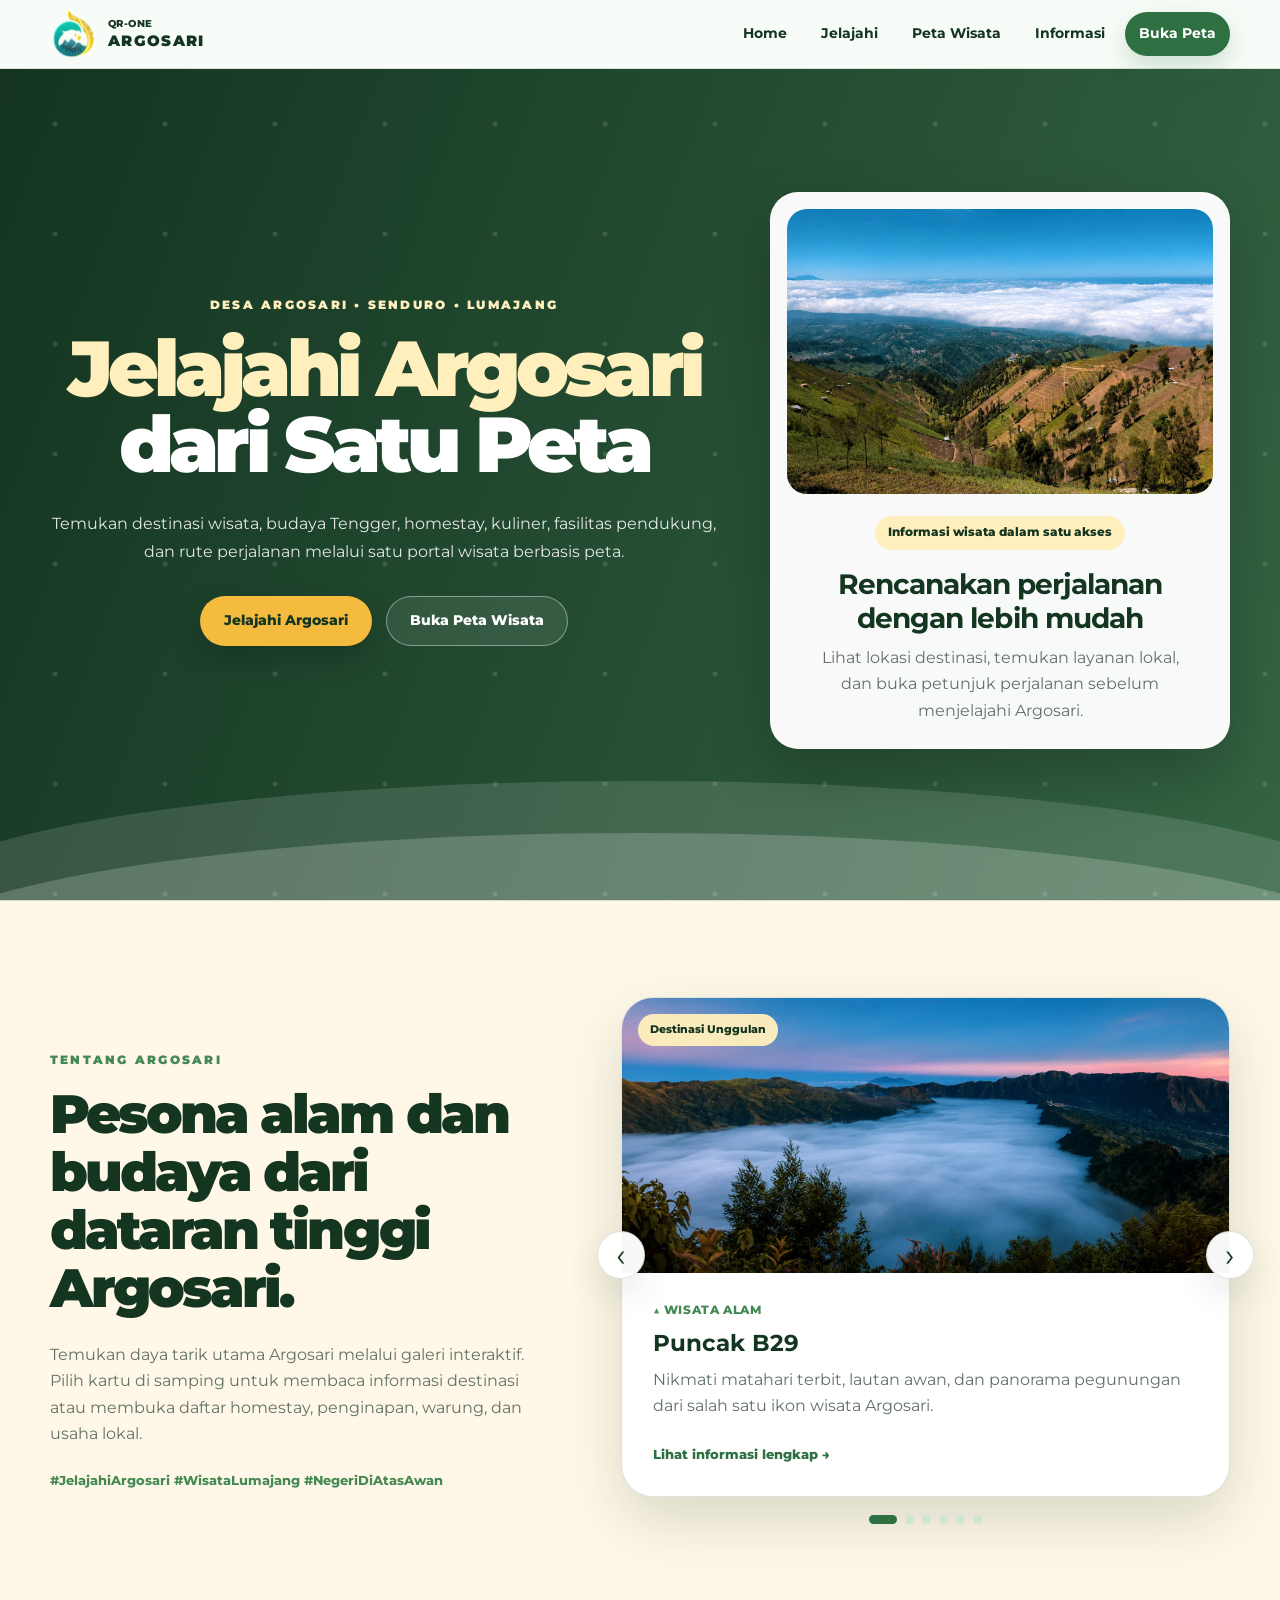
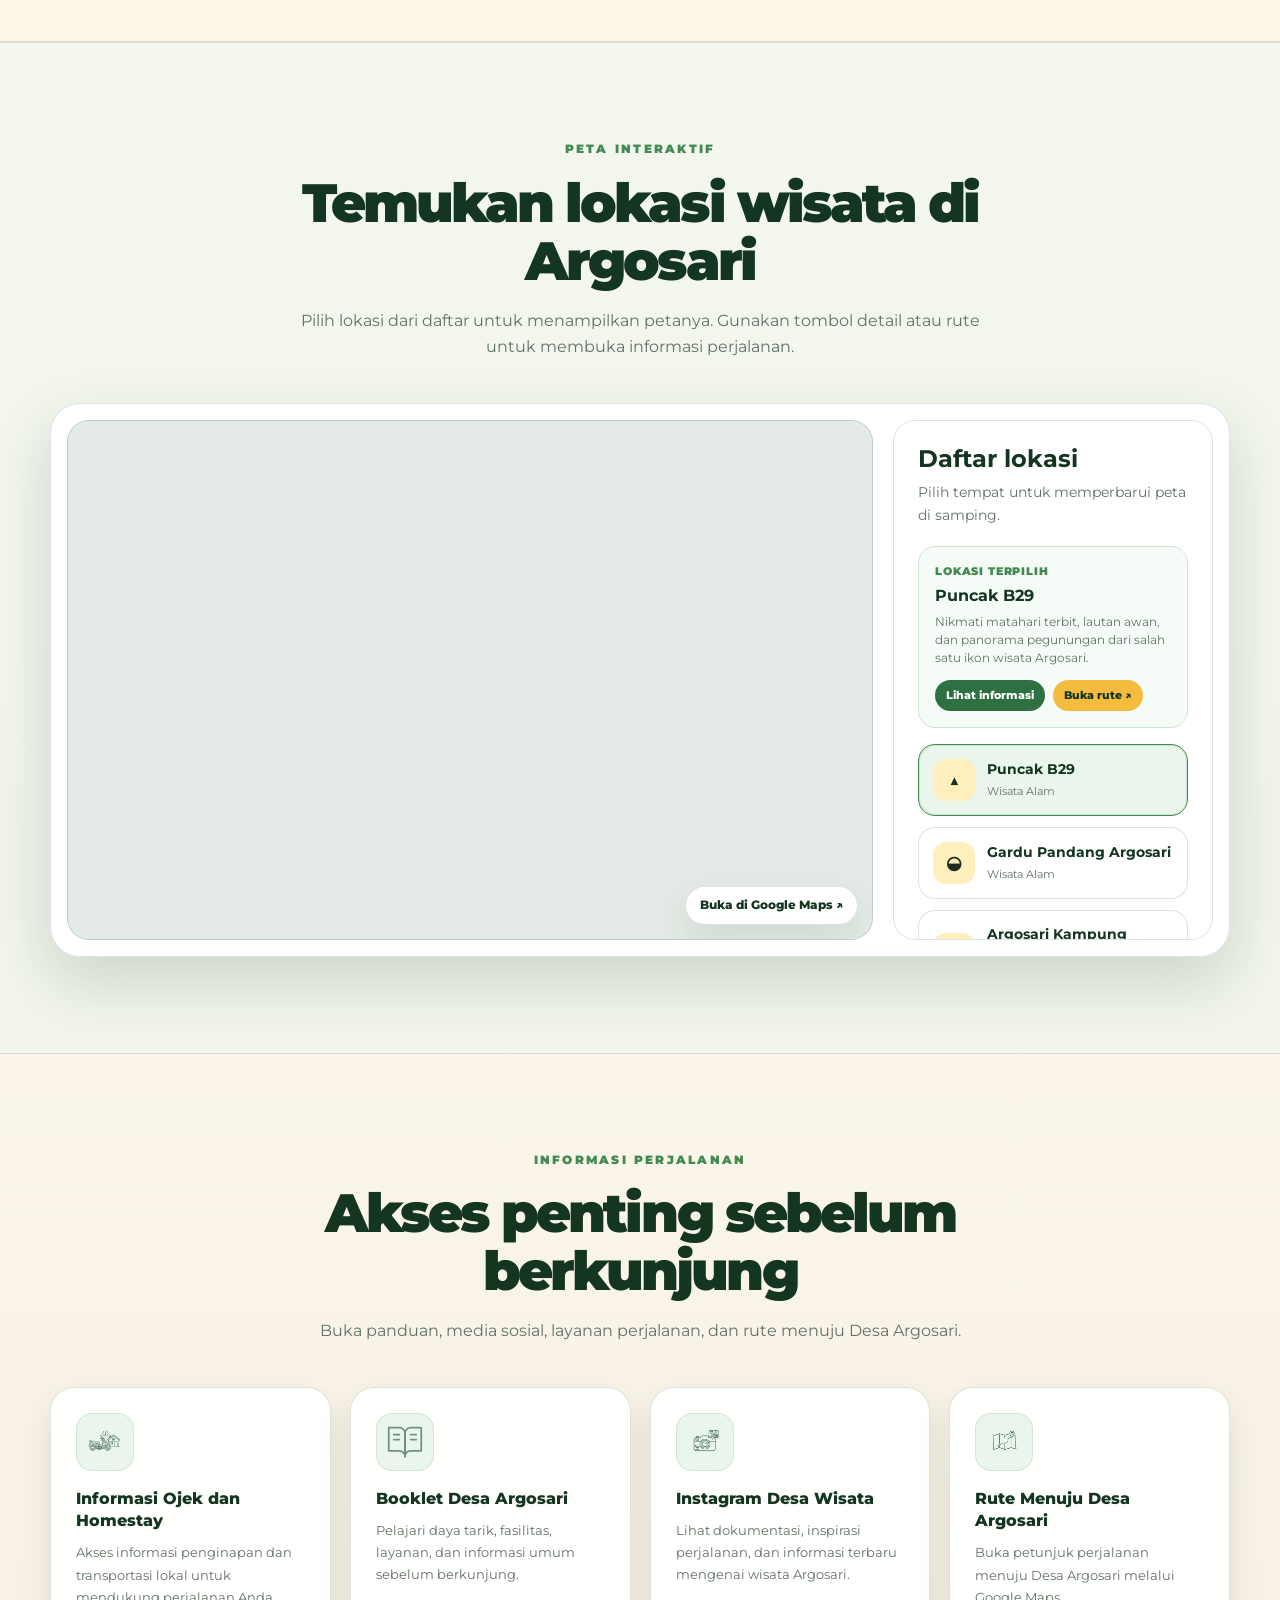
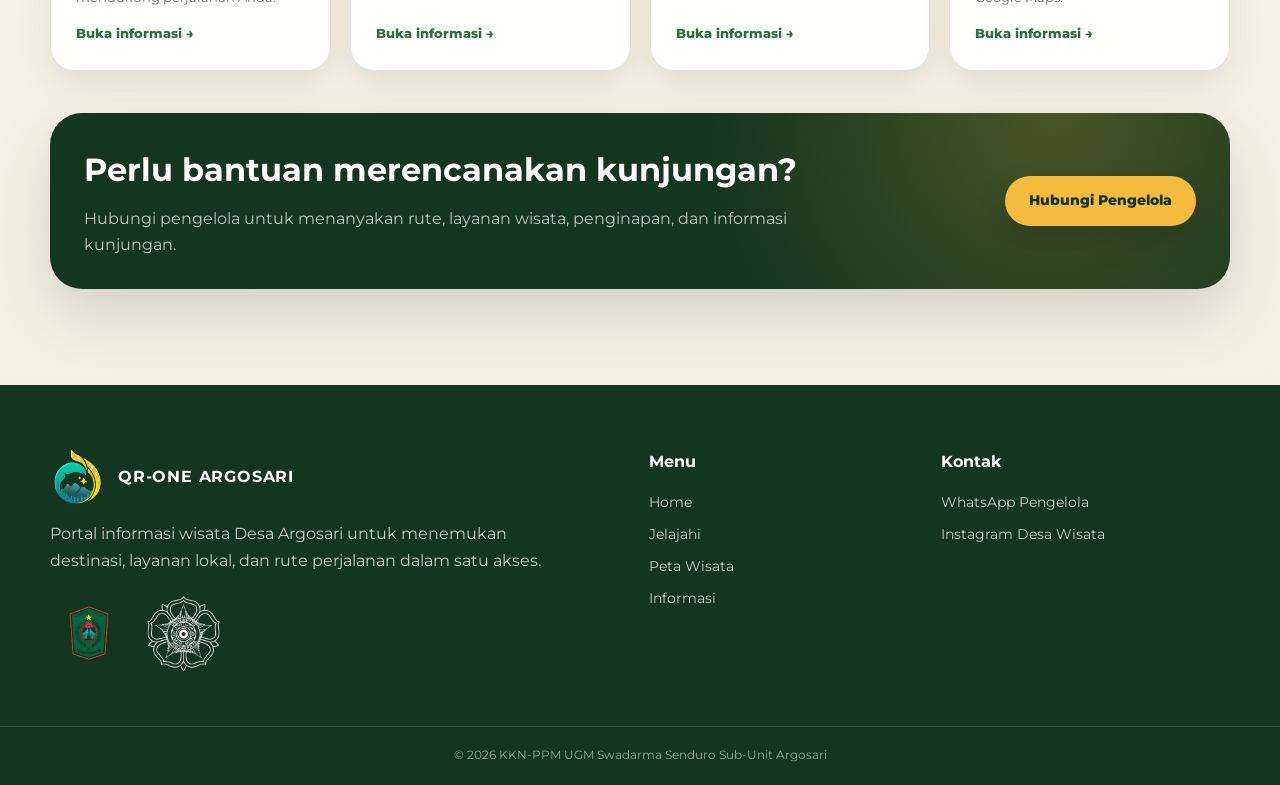
<file: index.html>
<!DOCTYPE html>

<html lang="id">
<head>
<meta charset="utf-8"/>
<meta content="width=device-width, initial-scale=1" name="viewport"/>
<title>
    QR-ONE ARGOSARI | Peta Wisata Desa Argosari
  </title>
<meta content="Jelajahi destinasi wisata, budaya Tengger, homestay, kuliner, fasilitas, dan rute perjalanan Desa Argosari melalui QR-ONE ARGOSARI." name="description"/>
<meta content="#173d26" name="theme-color"/>
<meta content="index, follow" name="robots"/>
<link href="https://swadarmasenduro2026.github.io/QR-ONE-ARGOSARI/" rel="canonical"/>
<!-- =====================================================
       OPEN GRAPH DAN MEDIA SOSIAL
  ====================================================== -->
<meta content="QR-ONE ARGOSARI | Peta Wisata Desa Argosari" property="og:title"/>
<meta content="Jelajahi Desa Argosari melalui peta wisata dan informasi perjalanan dalam satu akses." property="og:description"/>
<meta content="website" property="og:type"/>
<meta content="id_ID" property="og:locale"/>
<meta content="https://swadarmasenduro2026.github.io/QR-ONE-ARGOSARI/" property="og:url"/>
<meta content="https://swadarmasenduro2026.github.io/QR-ONE-ARGOSARI/assets/panorama_argosari.webp" property="og:image"/>
<meta content="image/webp" property="og:image:type"/>
<meta content="1200" property="og:image:width"/>
<meta content="750" property="og:image:height"/>
<meta content="Panorama dataran tinggi Desa Argosari" property="og:image:alt"/>
<meta content="summary_large_image" name="twitter:card"/>
<meta content="QR-ONE ARGOSARI" name="twitter:title"/>
<meta content="Peta wisata dan informasi perjalanan Desa Argosari dalam satu akses." name="twitter:description"/>
<meta content="https://swadarmasenduro2026.github.io/QR-ONE-ARGOSARI/assets/panorama_argosari.webp" name="twitter:image"/>
<!-- =====================================================
       FAVICON
  ====================================================== -->
<link href="./assets/Logo-KKN%20SS.png" rel="icon" type="image/png"/>
<!-- =====================================================
       FONT
  ====================================================== -->
<link href="https://fonts.googleapis.com" rel="preconnect"/>
<link crossorigin="" href="https://fonts.gstatic.com" rel="preconnect"/>
<link href="https://fonts.googleapis.com/css2?family=Montserrat:wght@400;500;600;700;800;900&amp;display=swap" rel="stylesheet"/>
<!-- =====================================================
       LEAFLET
  ====================================================== -->
<link href="https://unpkg.com" rel="preconnect"/>

<!--
    Nomor versi ditambahkan agar browser tidak memakai
    style.css lama dari cache.
  -->
<link href="./style.css?v=20260730-list-2" rel="stylesheet"/>
</head>
<body>
<a class="skip-link" href="#main">
    Lewati ke konten utama
  </a>
<!-- =====================================================
       HEADER
  ====================================================== -->
<header class="topbar" id="home">
<nav aria-label="Navigasi utama" class="navbar">
<a aria-label="Beranda QR-ONE Argosari" class="brand" href="./index.html">
<img alt="" height="48" src="./assets/Logo-KKN%20SS.png" width="48"/>
<span>
          QR-ONE
          <strong>ARGOSARI</strong>
</span>
</a>
<button aria-controls="navLinks" aria-expanded="false" aria-label="Buka menu navigasi" class="menu-toggle" type="button">
        ☰
      </button>
<div class="nav-links" id="navLinks">
<a href="#home">
          Home
        </a>
<a href="#jelajahi">
          Jelajahi
        </a>
<a href="#peta">
          Peta Wisata
        </a>
<a href="#informasi">
          Informasi
        </a>
<a class="nav-pill" href="#peta">
          Buka Peta
        </a>
</div>
</nav>
</header>
<!-- =====================================================
       KONTEN UTAMA
  ====================================================== -->
<main id="main">
<!-- ===================================================
         HERO
    ==================================================== -->
<section aria-labelledby="heroTitle" class="hero-section">
<div aria-hidden="true" class="hero-pattern"></div>
<div class="container hero-grid">
<div class="hero-content">
<p class="kicker">
            Desa Argosari • Senduro • Lumajang
          </p>
<h1 id="heroTitle">
<span>Jelajahi Argosari</span>
<br/>
            dari Satu Peta
          </h1>
<p class="hero-text">
            Temukan destinasi wisata, budaya Tengger,
            homestay, kuliner, fasilitas pendukung,
            dan rute perjalanan melalui satu portal
            wisata berbasis peta.
          </p>
<div class="hero-actions">
<a class="btn btn-primary" href="#jelajahi">
              Jelajahi Argosari
            </a>
<a class="btn btn-outline" href="#peta">
              Buka Peta Wisata
            </a>
</div>
</div>
<article aria-labelledby="heroCardTitle" class="hero-card">
<img alt="Panorama dataran tinggi Desa Argosari" decoding="async" fetchpriority="high" height="750" loading="eager" src="./assets/panorama_argosari.webp" width="1200"/>
<div class="hero-card-body">
<span class="chip">
              Informasi wisata dalam satu akses
            </span>
<h2 id="heroCardTitle">
              Rencanakan perjalanan dengan lebih mudah
            </h2>
<p>
              Lihat lokasi destinasi, temukan layanan lokal,
              dan buka petunjuk perjalanan sebelum
              menjelajahi Argosari.
            </p>
</div>
</article>
</div>
</section>
<!-- ===================================================
         JELAJAHI ARGOSARI
    ==================================================== -->
<section aria-labelledby="exploreTitle" class="explore-section" id="jelajahi">
<div class="container explore-layout">
<div class="section-copy">
<p class="section-label">
            Tentang Argosari
          </p>
<h2 id="exploreTitle">
            Pesona alam dan budaya dari dataran tinggi
            Argosari.
          </h2>
<p>
            Temukan daya tarik utama Argosari melalui
            galeri interaktif. Pilih kartu di samping
            untuk membaca informasi destinasi atau membuka
            daftar homestay, penginapan, warung, dan usaha
            lokal.
          </p>
<p class="hash">
            #JelajahiArgosari
            #WisataLumajang
            #NegeriDiAtasAwan
          </p>
</div>
<div aria-label="Pilihan destinasi dan layanan Argosari" class="explore-slider">
<button aria-label="Tampilkan pilihan sebelumnya" class="slider-btn prev" type="button">
            ‹
          </button>
<div aria-live="polite" class="slider-track" id="sliderTrack"></div>
<button aria-label="Tampilkan pilihan berikutnya" class="slider-btn next" type="button">
            ›
          </button>
<div aria-label="Navigasi galeri destinasi" class="slider-dots" id="sliderDots"></div>
</div>
</div>
</section>
<!-- ===================================================
         PETA INTERAKTIF
    ==================================================== -->
<section aria-labelledby="mapTitle" class="map-section" id="peta">
<div class="container">
<div class="section-head center">
<p class="section-label">
            Peta Interaktif
          </p>
<h2 id="mapTitle">
            Temukan lokasi wisata di Argosari
          </h2>
<p>Pilih lokasi dari daftar untuk menampilkan petanya. Gunakan tombol detail atau rute untuk membuka informasi perjalanan.</p>
</div>
<div class="map-layout">
<div class="map-box">
<iframe allowfullscreen="" class="map-frame" id="argosariMapFrame" loading="lazy" referrerpolicy="no-referrer-when-downgrade" src="https://www.google.com/maps?q=Desa%20Argosari%2C%20Senduro%2C%20Lumajang&amp;z=13&amp;output=embed" title="Peta Desa Argosari"></iframe>
<div aria-live="polite" class="map-loading" id="mapLoading">Memuat peta…</div>
<a class="map-fallback-link" href="https://www.google.com/maps/search/?api=1&amp;query=Desa+Argosari+Senduro+Lumajang" id="mapFallbackLink" rel="noopener noreferrer" target="_blank"> Buka di Google Maps ↗ </a>
</div>
<aside aria-labelledby="legendTitle" class="map-legend">
<div class="legend-head">
<h3 id="legendTitle">Daftar lokasi</h3>
<p>Pilih tempat untuk memperbarui peta di samping.</p>
</div>
<div aria-live="polite" class="map-selection">
<span>Lokasi terpilih</span>
<strong id="mapSelectedTitle">Desa Argosari</strong>
<p id="mapSelectedSummary">Pusat informasi wisata dan layanan perjalanan Desa Argosari.</p>
<div class="map-selection-actions">
<a href="./index.html#jelajahi" id="mapSelectedDetail">Lihat informasi</a>
<a href="https://www.google.com/maps/dir/?api=1&amp;destination=Desa+Argosari+Senduro+Lumajang" id="mapSelectedRoute" rel="noopener noreferrer" target="_blank">Buka rute ↗</a>
</div>
</div>
<div class="map-place-list" id="mapPlaceList"></div>
</aside>
</div>
</div>
</section>
<!-- ===================================================
         INFORMASI PERJALANAN
    ==================================================== -->
<section aria-labelledby="linksTitle" class="links-section" id="informasi">
<div class="container">
<div class="section-head center">
<p class="section-label">
            Informasi Perjalanan
          </p>
<h2 id="linksTitle">
            Akses penting sebelum berkunjung
          </h2>
<p>
            Buka panduan, media sosial, layanan perjalanan,
            dan rute menuju Desa Argosari.
          </p>
</div>
<div class="link-grid" id="importantLinks"></div>
<div class="cta-box">
<div>
<h3>
              Perlu bantuan merencanakan kunjungan?
            </h3>
<p>
              Hubungi pengelola untuk menanyakan rute,
              layanan wisata, penginapan, dan informasi
              kunjungan.
            </p>
</div>
<a class="btn btn-primary" href="#kontak" id="waUpdate" rel="noopener noreferrer" target="_blank">
            Hubungi Pengelola
          </a>
</div>
</div>
</section>
<noscript>
<div class="container noscript-message">
<p>
          JavaScript perlu diaktifkan agar galeri,
          peta, daftar lokasi, dan tautan informasi
          dapat ditampilkan.
        </p>
</div>
</noscript>
</main>
<!-- =====================================================
       FOOTER
  ====================================================== -->
<footer class="footer" id="kontak">
<div class="container footer-grid">
<div>
<div class="footer-brand">
<img alt="" class="footer-logo" height="56" loading="lazy" src="./assets/Logo-KKN%20SS.png" width="56"/>
<strong>
            QR-ONE ARGOSARI
          </strong>
</div>
<p>
          Portal informasi wisata Desa Argosari untuk
          menemukan destinasi, layanan lokal, dan rute
          perjalanan dalam satu akses.
        </p>
<div aria-label="Logo mitra dan pendukung" class="partner-logos">
<img alt="Logo Kabupaten Lumajang" height="52" loading="lazy" src="./assets/Logo-Lumajang.png" width="52"/>
<img alt="Logo Universitas Gadjah Mada" height="52" loading="lazy" src="./assets/UGMputih.png" width="52"/>
</div>
</div>
<div>
<h3>
          Menu
        </h3>
<a href="#home">
          Home
        </a>
<a href="#jelajahi">
          Jelajahi
        </a>
<a href="#peta">
          Peta Wisata
        </a>
<a href="#informasi">
          Informasi
        </a>
</div>
<div>
<h3>
          Kontak
        </h3>
<a href="#kontak" id="waFooter" rel="noopener noreferrer" target="_blank">
          WhatsApp Pengelola
        </a>
<a href="https://www.instagram.com/desawisataargosari/" rel="noopener noreferrer" target="_blank">
          Instagram Desa Wisata
        </a>
</div>
</div>
<p class="copyright">
      © 2026 KKN-PPM UGM Swadarma Senduro
      Sub-Unit Argosari
    </p>
</footer>
<!-- =====================================================
       NAVIGASI MOBILE
  ====================================================== -->
<nav aria-label="Navigasi cepat seluler" class="mobile-nav">
<a href="#home">
<span aria-hidden="true">⌂</span>
<span>Home</span>
</a>
<a href="#jelajahi">
<span aria-hidden="true">◇</span>
<span>Jelajahi</span>
</a>
<a href="#peta">
<span aria-hidden="true">⌖</span>
<span>Peta</span>
</a>
<a href="#kontak" id="waMobile" rel="noopener noreferrer" target="_blank">
<span aria-hidden="true">✆</span>
<span>Kontak</span>
</a>
</nav>
<!-- =====================================================
       JAVASCRIPT
  ====================================================== -->

<!--
    data.js harus dimuat sebelum script.js.
    Nomor versi mencegah browser memakai file lama.
  -->
<script src="./data.js?v=20260730-booklet-inline-1"></script>
<script src="./script.js?v=20260730-icon-5"></script>
</body>
</html>
</file>
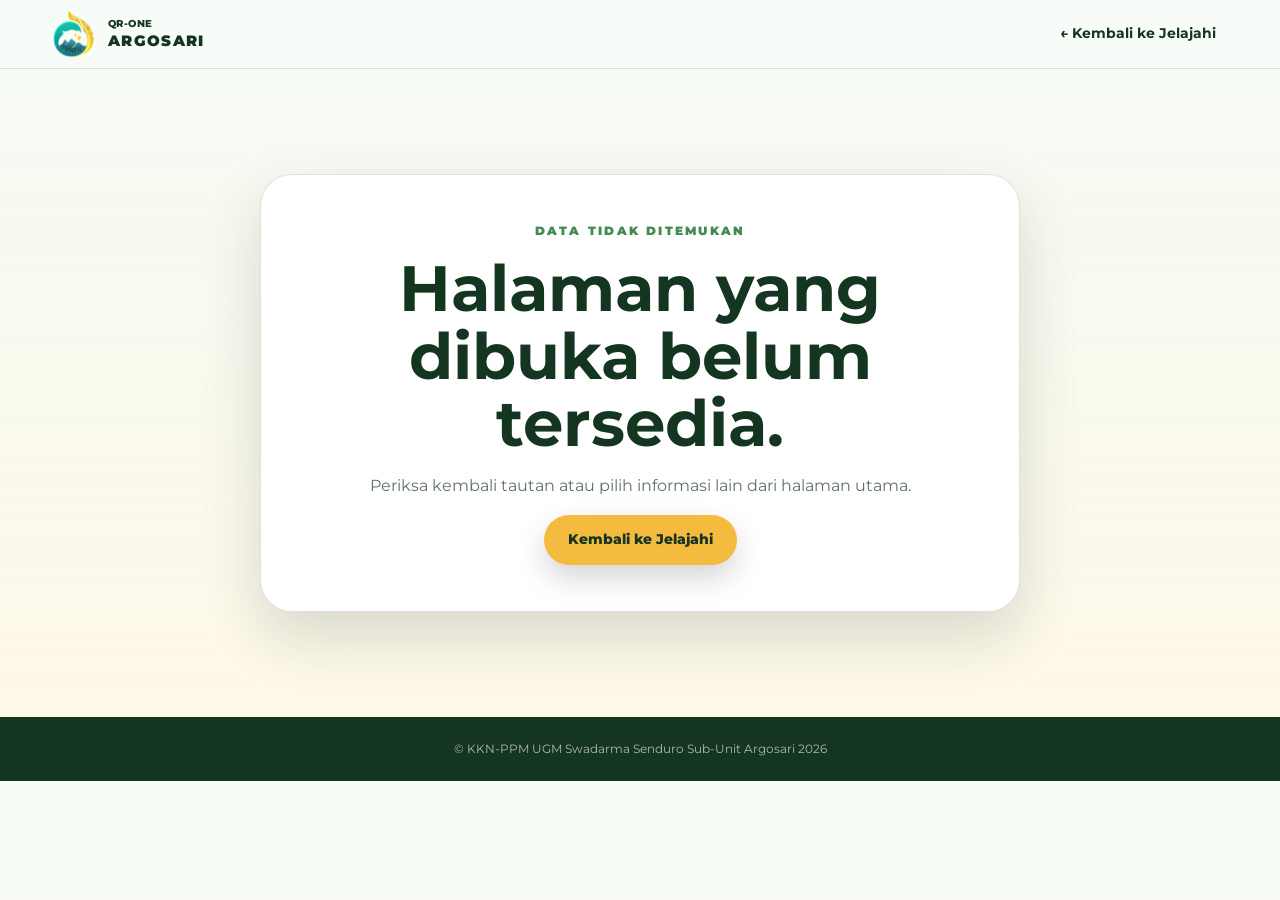
<file: detail.html>
<!DOCTYPE html>

<html lang="id">
<head>
<meta charset="utf-8"/>
<meta content="width=device-width, initial-scale=1" name="viewport"/>
<title>Informasi Wisata | QR-ONE ARGOSARI</title>
<meta content="Informasi destinasi dan layanan wisata Desa Argosari." id="detailMetaDescription" name="description"/>
<meta content="#173d26" name="theme-color"/>
<link href="./assets/Logo-KKN%20SS.png" rel="icon" type="image/png"/>
<link href="https://fonts.googleapis.com" rel="preconnect"/>
<link crossorigin="" href="https://fonts.gstatic.com" rel="preconnect"/>
<link href="https://fonts.googleapis.com/css2?family=Montserrat:wght@400;500;600;700;800;900&amp;display=swap" rel="stylesheet"/>

<link href="./style.css?v=20260730-list-2" rel="stylesheet"/>
</head>
<body class="detail-body">
<a class="skip-link" href="#detailRoot">Lewati ke informasi utama</a>
<header class="topbar">
<nav aria-label="Navigasi halaman informasi" class="navbar">
<a class="brand" href="./index.html">
<img alt="" height="48" src="./assets/Logo-KKN%20SS.png" width="48"/>
<span>QR-ONE<strong>ARGOSARI</strong></span>
</a>
<a class="back-link" href="./index.html#jelajahi">← Kembali ke Jelajahi</a>
</nav>
</header>
<main aria-live="polite" id="detailRoot"></main>
<footer class="detail-footer"><div class="container"><p>© KKN-PPM UGM Swadarma Senduro Sub-Unit Argosari 2026</p></div></footer>

<script src="./data.js?v=20260730-list-2"></script>
<script src="./detail.js?v=20260730-list-2"></script>
</body>
</html>
</file>
<file: style.css>
/* =========================================================
   QR-ONE ARGOSARI — STYLE UTAMA
========================================================= */

:root {
  --green-950: #14351f;
  --green-900: #1c472b;
  --green-800: #2f7042;
  --green-700: #448954;
  --green-200: #cfe5d3;
  --green-100: #eaf5ec;
  --green-50: #f5fbf6;
  --cream: #fff8e8;
  --cream-strong: #ffefbd;
  --gold: #f4bb3f;
  --gold-hover: #ffca5c;
  --text: #1d2b21;
  --muted: #627168;
  --white: #ffffff;
  --line: rgba(23, 61, 38, 0.14);
  --shadow: 0 24px 60px rgba(18, 52, 31, 0.16);
  --shadow-soft: 0 14px 34px rgba(18, 52, 31, 0.1);
  --radius-xl: 32px;
  --radius-lg: 24px;
  --radius-md: 16px;
  --container: 1180px;
  --font: "Montserrat", Arial, sans-serif;
}


/* =========================================================
   RESET
========================================================= */

*,
*::before,
*::after {
  box-sizing: border-box;
}

html {
  scroll-behavior: smooth;
  scroll-padding-top: 92px;
}

body {
  margin: 0;

  overflow-x: hidden;

  color: var(--text);

  font-family: var(--font);

  line-height: 1.65;

  background:
    linear-gradient(
      180deg,
      #f8fcf6 0%,
      #fffaf0 48%,
      #f3eddf 100%
    );
}

body.detail-body {
  background:
    linear-gradient(
      180deg,
      #f5fbf5 0%,
      #fff8e8 100%
    );
}

a {
  color: inherit;
  text-decoration: none;
}

img {
  display: block;
  max-width: 100%;
}

button,
input {
  font: inherit;
}

button,
a {
  -webkit-tap-highlight-color: transparent;
}

button:focus-visible,
a:focus-visible,
input:focus-visible {
  outline:
    3px solid
    rgba(244, 187, 63, 0.75);

  outline-offset: 3px;
}

.container {
  width:
    min(
      var(--container),
      calc(100% - 40px)
    );

  margin-inline: auto;
}

.skip-link {
  position: fixed;

  top: 10px;
  left: 10px;

  z-index: 9999;

  padding: 10px 14px;

  color: var(--white);
  background: var(--green-900);

  border-radius: 999px;

  transform: translateY(-160%);

  transition:
    transform 0.2s ease;
}

.skip-link:focus {
  transform: translateY(0);
}


/* =========================================================
   HEADER
========================================================= */

.topbar {
  position: sticky;

  top: 0;

  z-index: 1000;

  padding: 10px 0;

  background:
    rgba(248, 252, 248, 0.96);

  border-bottom:
    1px solid var(--line);

  backdrop-filter: blur(18px);
}

.navbar {
  width:
    min(
      var(--container),
      calc(100% - 40px)
    );

  margin-inline: auto;

  display: flex;

  align-items: center;

  justify-content: space-between;

  gap: 24px;
}

.brand {
  display: inline-flex;

  align-items: center;

  flex: 0 0 auto;

  gap: 10px;

  color: var(--green-950);

  line-height: 1;
}

.brand > img {
  width: 48px;
  height: 48px;

  flex: 0 0 48px;

  object-fit: contain;

  border-radius: 10px;
}

.brand > span {
  display: flex;

  flex-direction: column;

  gap: 5px;

  font-size: 0.62rem;
  font-weight: 800;

  letter-spacing: 0.05em;
}

.brand > span strong {
  font-size: 0.92rem;
  font-weight: 900;

  letter-spacing: 0.09em;
}

.nav-links {
  display: flex;

  align-items: center;

  gap: 6px;
}

.nav-links a,
.back-link {
  padding: 10px 14px;

  color: var(--green-950);

  font-size: 0.9rem;
  font-weight: 700;

  border-radius: 999px;

  transition:
    color 0.2s ease,
    background-color 0.2s ease,
    transform 0.2s ease;
}

.nav-links a:hover,
.back-link:hover {
  color: var(--green-800);

  background: var(--green-100);
}

.nav-links .nav-pill {
  color: var(--white);

  background: var(--green-800);

  box-shadow:
    0 10px 24px
    rgba(47, 112, 66, 0.22);
}

.nav-links .nav-pill:hover {
  color: var(--green-950);

  background: var(--gold);

  transform: translateY(-1px);
}

.menu-toggle {
  display: none;

  width: 46px;
  height: 46px;

  border: 0;

  color: var(--green-950);
  background: var(--green-100);

  border-radius: 14px;

  font-size: 1.35rem;

  cursor: pointer;
}


/* =========================================================
   HERO
========================================================= */

.hero-section {
  position: relative;

  min-height:
    calc(100svh - 69px);

  display: grid;

  align-items: center;

  overflow: hidden;

  color: var(--white);

  background:
    linear-gradient(
      110deg,
      rgba(15, 48, 28, 0.98),
      rgba(31, 84, 48, 0.9)
    );
}

.hero-section::before,
.hero-section::after {
  content: "";

  position: absolute;

  right: -8%;
  bottom: -126px;
  left: -8%;

  height: 245px;

  background:
    rgba(255, 255, 255, 0.13);

  border-radius:
    50% 50% 0 0;
}

.hero-section::after {
  bottom: -178px;

  background:
    rgba(255, 255, 255, 0.19);
}

.hero-pattern {
  position: absolute;

  inset: 0;

  background-image:
    radial-gradient(
      circle,
      rgba(255, 255, 255, 0.13) 0 2px,
      transparent 3px
    );

  background-size:
    110px 110px;

  pointer-events: none;
}

.hero-grid {
  position: relative;

  z-index: 1;

  display: grid;

  grid-template-columns:
    minmax(0, 1.15fr)
    minmax(340px, 460px);

  align-items: center;

  gap: 52px;

  padding:
    72px 0 100px;
}

.hero-content {
  min-width: 0;

  text-align: center;
}

.kicker,
.section-label {
  margin:
    0 0 14px;

  color: var(--cream-strong);

  font-size: 0.78rem;
  font-weight: 900;

  letter-spacing: 0.18em;

  text-transform: uppercase;
}

.section-label {
  color: var(--green-700);
}

.hero-content h1,
.detail-hero h1,
.directory-hero h1 {
  max-width: 760px;

  margin:
    0 auto;

  font-size:
    clamp(
      3rem,
      6.1vw,
      5.5rem
    );

  font-weight: 900;

  line-height: 0.98;

  letter-spacing: -0.06em;
}

.hero-content h1 span {
  color: var(--cream-strong);
}

.hero-text {
  max-width: 680px;

  margin:
    26px auto 0;

  color:
    rgba(255, 255, 255, 0.87);

  font-size: 1.02rem;

  line-height: 1.75;
}

.hero-actions {
  display: flex;

  flex-wrap: wrap;

  justify-content: center;

  gap: 14px;

  margin-top: 30px;
}

.btn {
  min-height: 50px;

  padding:
    0 23px;

  display: inline-flex;

  align-items: center;

  justify-content: center;

  gap: 8px;

  border:
    1px solid transparent;

  border-radius: 999px;

  font-size: 0.9rem;
  font-weight: 800;

  text-align: center;

  cursor: pointer;

  transition:
    transform 0.2s ease,
    box-shadow 0.2s ease,
    background-color 0.2s ease;
}

.btn:hover {
  transform: translateY(-2px);
}

.btn-primary {
  color: var(--green-950);

  background: var(--gold);

  box-shadow:
    0 13px 30px
    rgba(0, 0, 0, 0.17);
}

.btn-primary:hover {
  background: var(--gold-hover);
}

.btn-outline {
  color: var(--white);

  border-color:
    rgba(255, 255, 255, 0.42);

  background:
    rgba(255, 255, 255, 0.09);
}

.btn-outline:hover {
  background:
    rgba(255, 255, 255, 0.17);
}

.btn-soft {
  color: var(--green-950);

  background: var(--green-100);
}

.btn-soft:hover {
  background: var(--green-200);
}

.btn.full {
  width: 100%;
}

.hero-card {
  width: 100%;
  max-width: 460px;

  justify-self: end;

  padding: 16px;

  overflow: hidden;

  color: var(--text);

  background:
    rgba(255, 255, 255, 0.97);

  border:
    1px solid
    rgba(255, 255, 255, 0.58);

  border-radius: 28px;

  box-shadow:
    0 26px 60px
    rgba(0, 0, 0, 0.22);
}

.hero-card > img {
  width: 100%;
  height: 285px;

  object-fit: cover;
  object-position: center;

  background: var(--cream);

  border-radius: 20px;
}

.hero-card-body {
  padding:
    22px 10px 8px;

  text-align: center;
}

.chip {
  min-height: 34px;

  padding:
    7px 13px;

  display: inline-flex;

  align-items: center;

  color: var(--green-950);
  background: var(--cream-strong);

  border-radius: 999px;

  font-size: 0.72rem;
  font-weight: 800;
}

.hero-card h2 {
  margin:
    17px 0 9px;

  color: var(--green-950);

  font-size:
    clamp(
      1.45rem,
      2.2vw,
      2rem
    );

  line-height: 1.23;

  letter-spacing: -0.035em;
}

.hero-card p {
  max-width: 390px;

  margin:
    0 auto;

  color: var(--muted);
}


/* =========================================================
   EXPLORE SECTION
========================================================= */

.explore-section,
.map-section,
.links-section,
.detail-content-section,
.directory-section {
  padding:
    96px 0;
}

.explore-section {
  background: var(--cream);

  border-block:
    1px solid var(--line);
}

.explore-layout {
  display: grid;

  grid-template-columns:
    minmax(0, 0.9fr)
    minmax(440px, 1.1fr);

  align-items: center;

  gap: 72px;
}

.section-copy h2,
.section-head h2,
.directory-heading h2,
.detail-main-card h2,
.detail-side-card h2 {
  margin: 0;

  color: var(--green-950);

  font-size:
    clamp(
      2rem,
      4.2vw,
      3.7rem
    );

  font-weight: 900;

  line-height: 1.08;

  letter-spacing: -0.055em;
}

.section-copy > p:not(.section-label):not(.hash),
.section-head > p:not(.section-label),
.directory-heading > p:not(.section-label) {
  color: var(--muted);

  font-size: 1rem;
}

.section-copy > p:not(.section-label):not(.hash) {
  margin:
    25px 0 0;
}

.hash {
  margin:
    23px 0 0;

  color: var(--green-700);

  font-size: 0.82rem;
  font-weight: 750;
}

.explore-slider {
  position: relative;

  min-width: 0;
}

.slider-track {
  min-height: 500px;
}

.explore-card {
  min-height: 500px;

  display: grid;

  grid-template-rows:
    275px 1fr;

  overflow: hidden;

  background: var(--white);

  border:
    1px solid var(--line);

  border-radius: var(--radius-xl);

  box-shadow: var(--shadow);

  transition:
    transform 0.2s ease,
    box-shadow 0.2s ease;
}

.explore-card:hover {
  transform: translateY(-4px);

  box-shadow:
    0 30px 70px
    rgba(18, 52, 31, 0.2);
}

.explore-image {
  position: relative;

  overflow: hidden;

  background: var(--green-100);
}

.explore-image img {
  width: 100%;
  height: 275px;

  object-fit: cover;

  transition:
    transform 0.45s ease;
}

.explore-card:hover
.explore-image img {
  transform: scale(1.025);
}

.explore-badge {
  position: absolute;

  top: 16px;
  left: 16px;

  max-width:
    calc(100% - 32px);

  padding:
    7px 12px;

  color: var(--green-950);
  background:
    rgba(255, 239, 189, 0.96);

  border-radius: 999px;

  font-size: 0.68rem;
  font-weight: 800;
}

.explore-content {
  padding:
    27px 31px 30px;

  display: flex;

  flex-direction: column;
}

.explore-category {
  color: var(--green-700);

  font-size: 0.76rem;
  font-weight: 800;

  letter-spacing: 0.05em;

  text-transform: uppercase;
}

.explore-content h3 {
  margin:
    9px 0;

  color: var(--green-950);

  font-size: 1.45rem;

  line-height: 1.25;
}

.explore-content p {
  margin: 0;

  color: var(--muted);
}

.explore-action {
  margin-top: auto;

  padding-top: 18px;

  color: var(--green-800);

  font-size: 0.82rem;
  font-weight: 800;
}

.slider-btn {
  position: absolute;

  top: 47%;

  z-index: 2;

  width: 48px;
  height: 48px;

  border:
    1px solid var(--line);

  color: var(--green-950);
  background:
    rgba(255, 255, 255, 0.97);

  border-radius: 50%;

  box-shadow: var(--shadow-soft);

  font-size: 2rem;

  line-height: 1;

  cursor: pointer;

  transform: translateY(-50%);

  transition:
    background-color 0.2s ease,
    transform 0.2s ease;
}

.slider-btn:hover {
  background: var(--gold);
}

.slider-btn.prev {
  left: -24px;
}

.slider-btn.next {
  right: -24px;
}

.slider-dots {
  min-height: 30px;

  margin-top: 18px;

  display: flex;

  justify-content: center;

  gap: 8px;
}

.slider-dot {
  width: 9px;
  height: 9px;

  padding: 0;

  border: 0;

  border-radius: 50%;

  background: var(--green-200);

  cursor: pointer;

  transition:
    width 0.2s ease,
    background-color 0.2s ease;
}

.slider-dot.active {
  width: 28px;

  border-radius: 999px;

  background: var(--green-800);
}


/* =========================================================
   SECTION HEADINGS
========================================================= */

.section-head {
  max-width: 790px;

  margin:
    0 auto 42px;
}

.section-head.center {
  text-align: center;
}

.section-head > p:not(.section-label) {
  max-width: 700px;

  margin:
    18px auto 0;
}


/* =========================================================
   MAP — LEAFLET SAFE
========================================================= */

.map-section {
  background:
    rgba(234, 245, 236, 0.56);

  border-block:
    1px solid var(--line);
}

.map-layout {
  width: 100%;
  min-width: 0;

  display: grid;

  grid-template-columns:
    minmax(0, 1fr)
    minmax(280px, 320px);

  align-items: stretch;

  gap: 20px;

  padding: 16px;

  background:
    rgba(255, 255, 255, 0.96);

  border:
    1px solid var(--line);

  border-radius: 30px;

  box-shadow: var(--shadow);
}

.map-layout > * {
  min-width: 0;
}

.map-box {
  position: relative;

  width: 100%;
  min-width: 0;
  height: 520px;

  overflow: hidden;

  isolation: isolate;

  background: #e4ebe6;

  border:
    1px solid
    rgba(23, 61, 38, 0.18);

  border-radius: 22px;
}

#argosariMap {
  position: absolute;

  inset: 0;

  z-index: 1;

  width: 100%;
  height: 100%;

  min-width: 0;
  min-height: 0;

  margin: 0;
  padding: 0;

  overflow: hidden;

  background: #e4ebe6;

  outline: none;
}

.map-legend {
  width: 100%;
  min-width: 0;
  height: 520px;

  padding: 24px;

  overflow-x: hidden;
  overflow-y: auto;

  color: var(--text);

  background: var(--white);

  border:
    1px solid var(--line);

  border-radius: 22px;

  scrollbar-width: thin;
}

.legend-head h3 {
  margin: 0;

  color: var(--green-950);

  font-size: 1.5rem;

  line-height: 1.2;
}

.legend-head p {
  margin:
    8px 0 20px;

  color: var(--muted);

  font-size: 0.85rem;
}

.map-place-list {
  display: grid;

  gap: 11px;
}

.map-place-button {
  width: 100%;

  padding: 14px;

  display: grid;

  grid-template-columns:
    42px minmax(0, 1fr);

  align-items: center;

  gap: 12px;

  border:
    1px solid var(--line);

  color: var(--text);
  background: var(--white);

  border-radius: 17px;

  text-align: left;

  cursor: pointer;

  transition:
    background-color 0.2s ease,
    border-color 0.2s ease,
    transform 0.2s ease;
}

.map-place-button:hover {
  background: var(--green-100);

  border-color: var(--green-700);

  transform: translateY(-1px);
}

.map-place-icon {
  width: 42px;
  height: 42px;

  display: grid;

  place-items: center;

  background: var(--cream-strong);

  border-radius: 13px;

  font-size: 1.15rem;
  font-weight: 900;
}

.map-place-button strong {
  display: block;

  color: var(--green-950);

  font-size: 0.85rem;

  line-height: 1.35;
}

.map-place-button small {
  display: block;

  margin-top: 3px;

  color: var(--muted);

  font-size: 0.7rem;
}

.map-error {
  position: absolute;

  inset: 0;

  z-index: 1000;

  padding: 28px;

  display: grid;

  place-items: center;

  color: var(--green-950);
  background: #e4ebe6;

  text-align: center;

  font-weight: 700;
}

.map-error[hidden] {
  display: none !important;
}

.map-popup {
  min-width: 210px;

  font-family: var(--font);
}

.map-popup strong {
  color: var(--green-950);

  font-size: 0.92rem;
}

.map-popup p {
  margin:
    7px 0 12px;

  color: var(--muted);

  font-size: 0.76rem;

  line-height: 1.55;
}

.map-popup-actions {
  display: flex;

  flex-wrap: wrap;

  gap: 8px;
}

.map-popup-actions a {
  padding:
    7px 12px;

  color: var(--white);
  background: var(--green-800);

  border-radius: 999px;

  font-size: 0.68rem;
  font-weight: 800;
}

.map-popup-actions a:last-child {
  color: var(--green-950);

  background: var(--gold);
}


/*
  Reset wajib untuk Leaflet.
  Aturan img global dapat mengecilkan tile peta.
*/

.leaflet-container {
  position: relative;

  width: 100%;
  height: 100%;

  overflow: hidden;

  font-family: var(--font);

  background: #e4ebe6;

  outline: none;

  -webkit-tap-highlight-color: transparent;
}

.leaflet-container img,
.leaflet-container .leaflet-tile,
.leaflet-container .leaflet-marker-icon,
.leaflet-container .leaflet-marker-shadow,
.leaflet-container .leaflet-image-layer {
  max-width: none !important;
  max-height: none !important;
}

.leaflet-container .leaflet-tile {
  width: 256px !important;
  height: 256px !important;

  margin: 0 !important;
  padding: 0 !important;

  border: 0 !important;
  border-radius: 0 !important;

  box-shadow: none !important;

  object-fit: fill !important;

  image-rendering: auto;
}

.leaflet-container .leaflet-marker-icon,
.leaflet-container .leaflet-marker-shadow {
  padding: 0;

  border: 0;
  border-radius: 0;
}

.leaflet-tile-container {
  will-change: transform;
}

.leaflet-control-zoom {
  overflow: hidden;

  border: 0 !important;

  border-radius: 9px !important;

  box-shadow:
    0 5px 16px
    rgba(18, 52, 31, 0.18) !important;
}

.leaflet-control-zoom a {
  color: var(--green-950) !important;
}

.leaflet-control-attribution {
  max-width: 290px;

  font-size: 9px;
}

.leaflet-popup-content-wrapper {
  border-radius: 15px;

  box-shadow:
    0 14px 34px
    rgba(22, 50, 31, 0.2);
}


/* =========================================================
   INFORMATION CARDS
========================================================= */

.links-section {
  padding-top: 96px;
}

.link-grid {
  display: grid;

  grid-template-columns:
    repeat(
      4,
      minmax(0, 1fr)
    );

  gap: 19px;
}

.info-link {
  min-width: 0;
  min-height: 245px;

  padding: 25px;

  display: flex;

  flex-direction: column;

  color: var(--text);

  background:
    rgba(255, 255, 255, 0.94);

  border:
    1px solid var(--line);

  border-radius: var(--radius-lg);

  box-shadow: var(--shadow-soft);

  transition:
    transform 0.2s ease,
    box-shadow 0.2s ease,
    border-color 0.2s ease;
}

.info-link:hover {
  border-color:
    rgba(47, 112, 66, 0.32);

  transform: translateY(-4px);

  box-shadow: var(--shadow);
}

.info-illustration {
  width: 58px;
  height: 58px;

  flex: 0 0 58px;

  display: grid;

  place-items: center;

  overflow: hidden;

  background: var(--green-100);

  border:
    1px solid
    rgba(47, 112, 66, 0.12);

  border-radius: 16px;
}

.info-illustration img {
  width: 50px;
  height: 50px;

  object-fit: contain;
}

.info-link > strong {
  display: block;

  margin-top: 17px;

  color: var(--green-950);

  font-size: 1rem;
  font-weight: 800;

  line-height: 1.4;
}

.info-link > p {
  margin:
    9px 0 16px;

  color: var(--muted);

  font-size: 0.84rem;

  line-height: 1.65;
}

.info-link-action {
  margin-top: auto;

  color: var(--green-800);

  font-size: 0.79rem;
  font-weight: 800;
}

.cta-box {
  margin-top: 42px;

  padding:
    31px 34px;

  display: flex;

  align-items: center;

  justify-content: space-between;

  gap: 28px;

  color: var(--white);

  background:
    radial-gradient(
      circle at 85% 0,
      rgba(244, 187, 63, 0.24),
      transparent 34%
    ),
    var(--green-950);

  border-radius: var(--radius-xl);

  box-shadow: var(--shadow);
}

.cta-box h3 {
  margin: 0;

  font-size:
    clamp(
      1.35rem,
      2.8vw,
      2rem
    );
}

.cta-box p {
  max-width: 720px;

  margin:
    9px 0 0;

  color:
    rgba(255, 255, 255, 0.72);
}

.noscript-message {
  margin-bottom: 40px;

  padding:
    18px 20px;

  color: var(--green-950);
  background: var(--cream-strong);

  border-radius: var(--radius-md);

  text-align: center;
}


/* =========================================================
   FOOTER
========================================================= */

.footer {
  padding:
    64px 0 0;

  color:
    rgba(255, 255, 255, 0.76);

  background: var(--green-950);
}

.footer-grid {
  display: grid;

  grid-template-columns:
    1.5fr
    0.65fr
    0.8fr;

  gap: 58px;
}

.footer-brand {
  display: flex;

  align-items: center;

  gap: 12px;

  color: var(--white);
}

.footer-logo {
  width: 56px;
  height: 56px;

  flex: 0 0 56px;

  object-fit: contain;

  border-radius: 10px;
}

.footer-brand strong {
  font-size: 1rem;

  letter-spacing: 0.05em;
}

.footer-grid p {
  max-width: 520px;
}

.footer h3 {
  margin:
    0 0 15px;

  color: var(--white);

  font-size: 1rem;
}

.footer-grid a {
  display: block;

  margin:
    9px 0;

  font-size: 0.87rem;
}

.footer-grid a:hover {
  color: var(--gold);
}

.partner-logos {
  margin-top: 20px;

  display: flex;

  align-items: center;

  flex-wrap: wrap;

  gap: 18px;
}

.partner-logos img {
  width: 75px;
  height: 75px;

  padding: 0;

  object-fit: contain;

  background: transparent;

  border: 0;
  border-radius: 0;

  box-shadow: none;
}

.partner-logos img:first-child {
  width: 78px;
  height: 78px;

  flex:
    0 0 78px;
}

.copyright {
  margin:
    54px 0 0;

  padding:
    19px 20px;

  color:
    rgba(255, 255, 255, 0.56);

  border-top:
    1px solid
    rgba(255, 255, 255, 0.12);

  font-size: 0.74rem;

  text-align: center;
}

.mobile-nav {
  display: none;
}


/* =========================================================
   DETAIL DESTINATION
========================================================= */

.detail-hero,
.directory-hero {
  padding:
    72px 0 82px;

  color: var(--white);

  background:
    radial-gradient(
      circle at 80% 10%,
      rgba(244, 187, 63, 0.28),
      transparent 27%
    ),
    linear-gradient(
      120deg,
      var(--green-950),
      var(--green-800)
    );
}

.detail-hero-grid,
.directory-hero-grid {
  display: grid;

  grid-template-columns:
    minmax(0, 1fr)
    minmax(360px, 0.8fr);

  align-items: center;

  gap: 60px;
}

.detail-hero-copy {
  text-align: left;
}

.detail-hero-copy h1,
.detail-hero-copy .hero-text,
.directory-hero h1,
.directory-hero .hero-text {
  margin-left: 0;
}

.detail-hero-copy .hero-actions,
.directory-hero .hero-actions {
  justify-content: flex-start;
}

.detail-image,
.directory-image {
  width: 100%;

  aspect-ratio: 4 / 3;

  object-fit: cover;

  background: var(--cream);

  border:
    12px solid
    rgba(255, 255, 255, 0.14);

  border-radius: var(--radius-xl);

  box-shadow:
    0 30px 65px
    rgba(0, 0, 0, 0.24);
}

.detail-content-section {
  padding-top: 70px;
}

.detail-layout {
  display: grid;

  grid-template-columns:
    minmax(0, 1fr)
    370px;

  align-items: start;

  gap: 28px;
}

.detail-main-card,
.detail-side-card {
  padding: 34px;

  background:
    rgba(255, 255, 255, 0.95);

  border:
    1px solid var(--line);

  border-radius: var(--radius-xl);

  box-shadow: var(--shadow-soft);
}

.detail-main-card > h2,
.detail-side-card > h2 {
  margin-top: 16px;

  font-size:
    clamp(
      1.75rem,
      3.2vw,
      2.55rem
    );
}

.detail-main-card > p {
  color: var(--muted);
}

.detail-main-card > h3 {
  margin:
    32px 0 12px;

  color: var(--green-950);
}

.info-grid {
  margin:
    28px 0;

  display: grid;

  grid-template-columns:
    repeat(
      2,
      minmax(0, 1fr)
    );

  gap: 16px;
}

.info-box {
  padding: 20px;

  background: var(--green-50);

  border:
    1px solid var(--green-200);

  border-radius: 18px;
}

.info-box h3 {
  margin:
    0 0 7px;

  color: var(--green-950);

  font-size: 0.92rem;
}

.info-box p {
  margin: 0;

  color: var(--muted);

  font-size: 0.86rem;
}

.check-list {
  margin: 0;
  padding: 0;

  display: grid;

  gap: 9px;

  list-style: none;
}

.check-list li {
  position: relative;

  padding:
    11px 14px 11px 43px;

  color: var(--muted);

  background: var(--green-50);

  border-radius: 13px;

  font-size: 0.87rem;
}

.check-list li::before {
  content: "✓";

  position: absolute;

  top: 10px;
  left: 14px;

  width: 21px;
  height: 21px;

  display: grid;

  place-items: center;

  color: var(--white);
  background: var(--green-700);

  border-radius: 50%;

  font-size: 0.7rem;
  font-weight: 900;
}

.detail-side-card {
  position: sticky;

  top: 104px;
}

.detail-map {
  width: 100%;
  height: 330px;

  margin-top: 18px;

  overflow: hidden;

  background: #dce8df;

  border-radius: 19px;
}

.detail-map-fallback {
  min-height: 180px;

  padding: 20px;

  display: grid;

  place-items: center;

  color: var(--green-950);
  background: var(--green-100);

  border-radius: 18px;

  text-align: center;
}

.detail-map-fallback[hidden] {
  display: none;
}

.map-note {
  margin:
    14px 0;

  color: var(--muted);

  font-size: 0.76rem;
}

.detail-footer {
  padding:
    22px 0;

  color:
    rgba(255, 255, 255, 0.65);

  background: var(--green-950);

  font-size: 0.76rem;

  text-align: center;
}

.detail-footer p {
  margin: 0;
}


/* =========================================================
   DIRECTORY
========================================================= */

.directory-hero h1,
.directory-hero .hero-text {
  max-width: 760px;

  margin-left: 0;
}

.directory-heading {
  max-width: 760px;

  margin:
    0 auto 38px;

  text-align: center;
}

.directory-heading > p:not(.section-label) {
  max-width: 680px;

  margin:
    18px auto 0;
}

.place-grid {
  display: grid;

  grid-template-columns:
    repeat(
      3,
      minmax(0, 1fr)
    );

  gap: 22px;
}

.place-card {
  min-height: 240px;

  padding: 25px;

  display: grid;

  grid-template-columns:
    48px minmax(0, 1fr);

  align-items: start;

  gap: 16px;

  color: var(--text);

  background:
    rgba(255, 255, 255, 0.96);

  border:
    1px solid var(--line);

  border-radius: var(--radius-lg);

  box-shadow: var(--shadow-soft);

  transition:
    transform 0.2s ease,
    box-shadow 0.2s ease,
    border-color 0.2s ease;
}

.place-card:hover {
  transform: translateY(-4px);

  border-color: var(--green-700);

  box-shadow: var(--shadow);
}

.place-number {
  width: 48px;
  height: 48px;

  display: grid;

  place-items: center;

  color: var(--green-950);
  background: var(--cream-strong);

  border-radius: 15px;

  font-size: 0.78rem;
  font-weight: 900;
}

.place-card h3 {
  margin:
    3px 0 9px;

  color: var(--green-950);

  font-size: 1.05rem;

  line-height: 1.35;
}

.place-card p {
  margin: 0;

  color: var(--muted);

  font-size: 0.86rem;
}

.place-action {
  display: inline-block;

  margin-top: 18px;

  color: var(--green-800);

  font-size: 0.8rem;
  font-weight: 800;
}

.data-note {
  margin:
    30px 0 0;

  padding:
    18px 20px;

  color: var(--muted);
  background: var(--green-50);

  border:
    1px solid var(--green-200);

  border-radius: var(--radius-md);

  font-size: 0.84rem;
}

.data-note code {
  color: var(--green-950);

  font-weight: 700;
}

.directory-empty {
  grid-column:
    1 / -1;

  padding: 30px;

  background: var(--white);

  border:
    1px dashed var(--green-200);

  border-radius: var(--radius-lg);

  text-align: center;
}

.not-found {
  min-height: 72vh;

  display: grid;

  align-items: center;

  padding:
    60px 0;
}

.not-found-card {
  max-width: 760px;

  padding: 46px;

  background: var(--white);

  border:
    1px solid var(--line);

  border-radius: var(--radius-xl);

  box-shadow: var(--shadow);

  text-align: center;
}

.not-found-card h1 {
  margin: 0;

  color: var(--green-950);

  font-size:
    clamp(
      2rem,
      5vw,
      4rem
    );

  line-height: 1.05;
}

.not-found-card p:not(.section-label) {
  color: var(--muted);
}


/* =========================================================
   RESPONSIVE — LAPTOP KECIL
========================================================= */

@media (max-width: 1040px) {
  .explore-layout {
    grid-template-columns: 1fr;

    max-width: 820px;
  }

  .section-copy {
    text-align: center;
  }

  .slider-btn.prev {
    left: 10px;
  }

  .slider-btn.next {
    right: 10px;
  }

  .link-grid {
    grid-template-columns:
      repeat(
        2,
        minmax(0, 1fr)
      );
  }

  .detail-layout {
    grid-template-columns: 1fr;
  }

  .detail-side-card {
    position: static;
  }

  .place-grid {
    grid-template-columns:
      repeat(
        2,
        minmax(0, 1fr)
      );
  }
}


/* =========================================================
   RESPONSIVE — TABLET
========================================================= */

@media (max-width: 900px) {
  .menu-toggle {
    display: grid;

    place-items: center;
  }

  .nav-links {
    position: fixed;

    top: 72px;
    right: 14px;
    left: 14px;

    display: grid;

    gap: 6px;

    padding: 14px;

    background:
      rgba(255, 255, 255, 0.99);

    border:
      1px solid var(--line);

    border-radius: 22px;

    box-shadow: var(--shadow);

    opacity: 0;

    pointer-events: none;

    transform: translateY(-12px);

    transition:
      opacity 0.2s ease,
      transform 0.2s ease;
  }

  .nav-links.open {
    opacity: 1;

    pointer-events: auto;

    transform: translateY(0);
  }

  .nav-links a {
    text-align: center;
  }

  .hero-grid,
  .detail-hero-grid,
  .directory-hero-grid {
    grid-template-columns: 1fr;

    max-width: 720px;
  }

  .hero-card {
    justify-self: center;

    max-width: 560px;
  }

  .detail-hero-copy,
  .directory-hero-grid > div {
    text-align: center;
  }

  .detail-hero-copy h1,
  .directory-hero h1,
  .detail-hero-copy .hero-text,
  .directory-hero .hero-text {
    margin-inline: auto;
  }

  .detail-hero-copy .hero-actions,
  .directory-hero .hero-actions {
    justify-content: center;
  }

  .detail-image,
  .directory-image {
    max-width: 600px;

    justify-self: center;
  }

  .map-layout {
    grid-template-columns: 1fr;
  }

  .map-box {
    height: 450px;
  }

  .map-legend {
    height: auto;
    max-height: none;

    overflow: visible;
  }

  .map-place-list {
    grid-template-columns:
      repeat(
        2,
        minmax(0, 1fr)
      );
  }

  .footer-grid {
    grid-template-columns:
      1.4fr
      0.7fr
      0.9fr;

    gap: 34px;
  }
}


/* =========================================================
   RESPONSIVE — HP
========================================================= */

@media (max-width: 760px) {
  html {
    scroll-padding-top: 76px;
  }

  body {
    padding-bottom: 74px;
  }

  body.detail-body {
    padding-bottom: 0;
  }

  .container,
  .navbar {
    width:
      min(
        calc(100% - 28px),
        var(--container)
      );
  }

  .topbar {
    padding:
      8px 0;
  }

  .brand > img {
    width: 40px;
    height: 40px;

    flex-basis: 40px;
  }

  .brand > span {
    font-size: 0.54rem;
  }

  .brand > span strong {
    font-size: 0.78rem;
  }

  .hero-section {
    min-height: auto;
  }

  .hero-grid {
    gap: 38px;

    padding:
      54px 0 82px;
  }

  .kicker,
  .section-label {
    font-size: 0.66rem;

    letter-spacing: 0.15em;
  }

  .hero-content h1,
  .detail-hero h1,
  .directory-hero h1 {
    font-size:
      clamp(
        2.65rem,
        13vw,
        4rem
      );
  }

  .hero-text {
    margin-top: 20px;

    font-size: 0.93rem;
  }

  .hero-actions {
    display: grid;

    grid-template-columns: 1fr;
  }

  .hero-actions .btn {
    width: 100%;
  }

  .hero-card {
    max-width: 100%;

    padding: 10px;

    border-radius: 22px;
  }

  .hero-card > img {
    height: 230px;

    border-radius: 16px;
  }

  .hero-card-body {
    padding:
      20px 12px 13px;
  }

  .explore-section,
  .map-section,
  .links-section,
  .detail-content-section,
  .directory-section {
    padding:
      72px 0;
  }

  .section-copy h2,
  .section-head h2,
  .directory-heading h2 {
    font-size:
      clamp(
        1.85rem,
        9vw,
        2.8rem
      );
  }

  .slider-track,
  .explore-card {
    min-height: 450px;
  }

  .explore-card {
    grid-template-rows:
      225px 1fr;
  }

  .explore-image img {
    height: 225px;
  }

  .explore-content {
    padding: 23px;
  }

  .map-layout {
    gap: 12px;

    padding: 10px;

    border-radius: 23px;
  }

  .map-box {
    height: 370px;

    border-radius: 17px;
  }

  #argosariMap {
    border-radius: 17px;
  }

  .map-legend {
    padding: 19px;

    border-radius: 17px;
  }

  .map-place-list {
    grid-template-columns: 1fr;
  }

  .leaflet-control-attribution {
    max-width: 215px;

    font-size: 8px;
  }

  .link-grid,
  .footer-grid,
  .info-grid,
  .place-grid {
    grid-template-columns: 1fr;
  }

  .info-link {
    min-height: 0;

    padding: 22px;

    border-radius: 20px;
  }

  .cta-box {
    padding:
      27px 24px;

    flex-direction: column;

    align-items: stretch;

    text-align: center;
  }

  .cta-box .btn {
    width: 100%;
  }

  .footer {
    padding-top: 52px;
  }

  .footer-grid {
    gap: 28px;
  }

  .mobile-nav {
    position: fixed;

    right: 10px;
    bottom: 9px;
    left: 10px;

    z-index: 1100;

    min-height: 62px;

    padding: 6px;

    display: grid;

    grid-template-columns:
      repeat(
        4,
        1fr
      );

    background:
      rgba(255, 255, 255, 0.97);

    border:
      1px solid var(--line);

    border-radius: 20px;

    box-shadow:
      0 16px 40px
      rgba(18, 52, 31, 0.2);

    backdrop-filter: blur(16px);
  }

  .mobile-nav a {
    display: grid;

    place-items: center;

    align-content: center;

    gap: 2px;

    color: var(--green-950);

    border-radius: 15px;
  }

  .mobile-nav a:hover {
    background: var(--green-100);
  }

  .mobile-nav a > span:first-child {
    font-size: 1.1rem;

    line-height: 1;
  }

  .mobile-nav a > span:last-child {
    font-size: 0.58rem;
    font-weight: 800;

    line-height: 1;
  }

  .detail-hero,
  .directory-hero {
    padding:
      54px 0 64px;
  }

  .detail-main-card,
  .detail-side-card {
    padding: 23px;

    border-radius: 24px;
  }

  .detail-map {
    height: 290px;
  }

  .place-card {
    min-height: 0;

    padding: 22px;
  }

  .back-link {
    padding:
      9px 10px;

    font-size: 0.72rem;
  }
}


/* =========================================================
   RESPONSIVE — HP KECIL
========================================================= */

@media (max-width: 430px) {
  .map-box {
    height: 340px;
  }

  .detail-map {
    height: 265px;
  }

  .hero-card > img {
    height: 205px;
  }

  .place-card {
    grid-template-columns:
      42px minmax(0, 1fr);
  }

  .place-number {
    width: 42px;
    height: 42px;
  }
}


/* =========================================================
   REDUCED MOTION
========================================================= */

@media (prefers-reduced-motion: reduce) {
  html {
    scroll-behavior: auto;
  }

  *,
  *::before,
  *::after {
    scroll-behavior: auto !important;

    transition-duration:
      0.01ms !important;

    animation-duration:
      0.01ms !important;

    animation-iteration-count:
      1 !important;
  }
}

/* =========================================================
   FINAL MAP FIX — GOOGLE MAPS EMBED
   Leaflet sengaja tidak digunakan agar peta stabil di GitHub Pages.
========================================================= */

.map-box {
  position: relative;
  width: 100%;
  min-width: 0;
  height: 520px;
  overflow: hidden;
  isolation: isolate;
  background: #e4ebe6;
  border: 1px solid rgba(23, 61, 38, 0.18);
  border-radius: 22px;
}

.map-frame,
.detail-map-frame {
  display: block;
  width: 100%;
  height: 100%;
  border: 0;
  background: #e4ebe6;
}

.map-loading {
  position: absolute;
  inset: 0;
  z-index: 2;
  display: grid;
  place-items: center;
  padding: 24px;
  color: var(--green-950);
  background: #e4ebe6;
  font-weight: 800;
  text-align: center;
  pointer-events: none;
  transition: opacity 0.2s ease, visibility 0.2s ease;
}

.map-loading.hidden {
  opacity: 0;
  visibility: hidden;
}

.map-fallback-link {
  position: absolute;
  right: 14px;
  bottom: 14px;
  z-index: 3;
  padding: 9px 14px;
  color: var(--green-950);
  background: rgba(255, 255, 255, 0.96);
  border: 1px solid var(--line);
  border-radius: 999px;
  box-shadow: var(--shadow-soft);
  font-size: 0.72rem;
  font-weight: 800;
}

.map-fallback-link:hover {
  background: var(--gold);
}

.map-selection {
  margin-bottom: 16px;
  padding: 16px;
  background: var(--green-50);
  border: 1px solid var(--green-200);
  border-radius: 17px;
}

.map-selection > span {
  display: block;
  margin-bottom: 4px;
  color: var(--green-700);
  font-size: 0.66rem;
  font-weight: 900;
  letter-spacing: 0.08em;
  text-transform: uppercase;
}

.map-selection > strong {
  display: block;
  color: var(--green-950);
  font-size: 0.98rem;
  line-height: 1.35;
}

.map-selection > p {
  margin: 7px 0 12px;
  color: var(--muted);
  font-size: 0.74rem;
  line-height: 1.55;
}

.map-selection-actions {
  display: flex;
  flex-wrap: wrap;
  gap: 8px;
}

.map-selection-actions a {
  padding: 7px 11px;
  color: var(--white);
  background: var(--green-800);
  border-radius: 999px;
  font-size: 0.66rem;
  font-weight: 800;
}

.map-selection-actions a:last-child {
  color: var(--green-950);
  background: var(--gold);
}

.map-place-button.active,
.map-place-button[aria-pressed="true"] {
  background: var(--green-100);
  border-color: var(--green-700);
  box-shadow: inset 0 0 0 1px rgba(47, 112, 66, 0.14);
}

.detail-map {
  width: 100%;
  height: 330px;
  margin-top: 18px;
  overflow: hidden;
  background: #dce8df;
  border-radius: 19px;
}

.place-address {
  margin-top: 10px !important;
  padding-top: 10px;
  border-top: 1px solid var(--line);
  color: var(--muted) !important;
  font-size: 0.78rem !important;
  line-height: 1.55;
}

.place-address strong {
  color: var(--green-950);
}

@media (max-width: 900px) {
  .map-box {
    height: 450px;
  }
}

@media (max-width: 760px) {
  .map-box {
    height: 370px;
  }

  .map-fallback-link {
    right: 10px;
    bottom: 10px;
    max-width: calc(100% - 20px);
    font-size: 0.65rem;
  }
}

@media (max-width: 430px) {
  .map-box {
    height: 340px;
  }
}

/* =========================================================
   PEMBARUAN DIREKTORI HOMESTAY DAN WARUNG
========================================================= */

.directory-count {
  display: inline-flex;
  align-items: center;
  justify-content: center;
  min-height: 34px;
  margin-top: 16px;
  padding: 7px 14px;
  color: var(--green-950);
  background: var(--cream-strong);
  border-radius: 999px;
  font-size: 0.76rem;
  font-weight: 800;
}

.place-card-content {
  min-width: 0;
  display: flex;
  flex-direction: column;
  height: 100%;
}

.place-type {
  width: fit-content;
  max-width: 100%;
  margin-bottom: 8px;
  padding: 5px 9px;
  color: var(--green-800);
  background: var(--green-100);
  border-radius: 999px;
  font-size: 0.66rem;
  font-weight: 800;
  line-height: 1.35;
  text-transform: uppercase;
  letter-spacing: 0.04em;
}

.place-address {
  margin: 4px 0 0 !important;
  padding-top: 12px;
  display: grid;
  gap: 4px;
  border-top: 1px solid var(--line);
  color: var(--muted) !important;
  font-size: 0.79rem !important;
  line-height: 1.6;
}

.place-address strong {
  color: var(--green-950);
  font-size: 0.7rem;
  text-transform: uppercase;
  letter-spacing: 0.05em;
}

.place-action {
  margin-top: auto;
  padding-top: 18px;
}

@media (max-width: 760px) {
  .directory-count {
    margin-top: 12px;
  }
}
</file>
